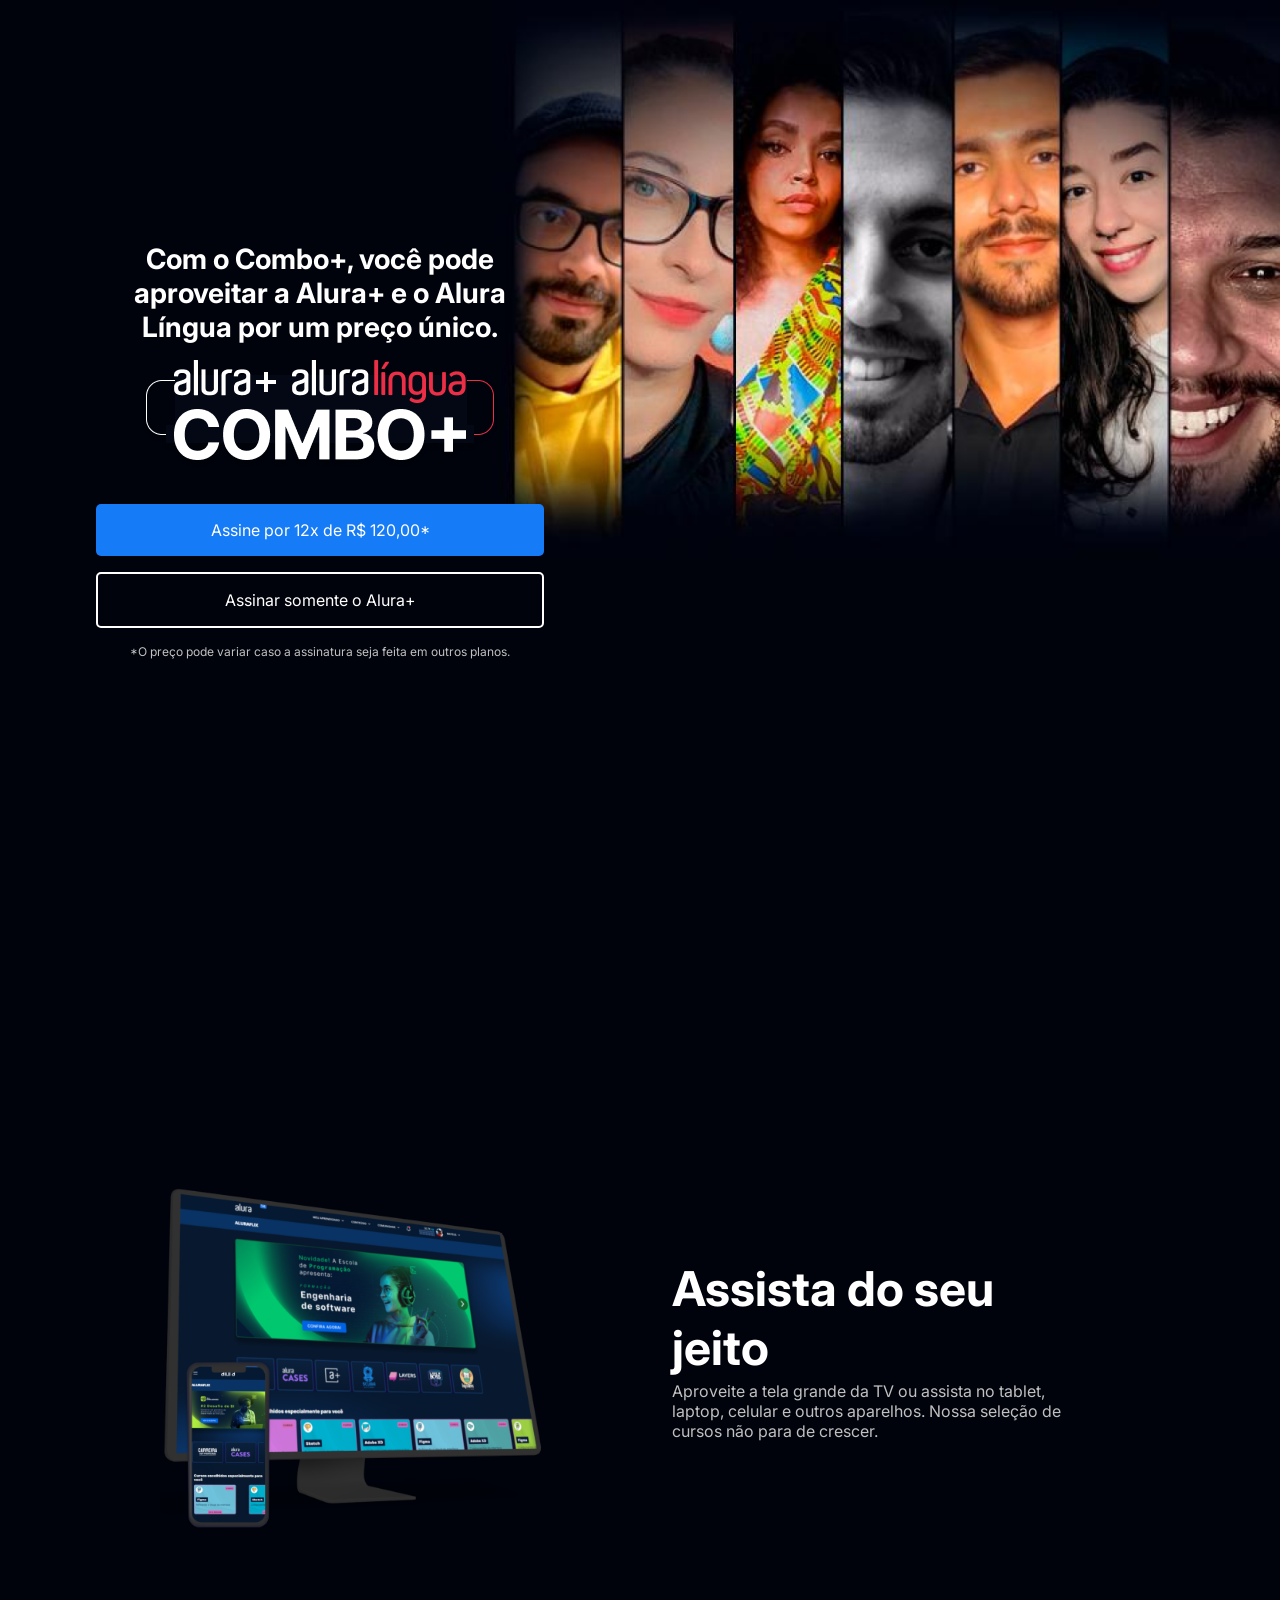
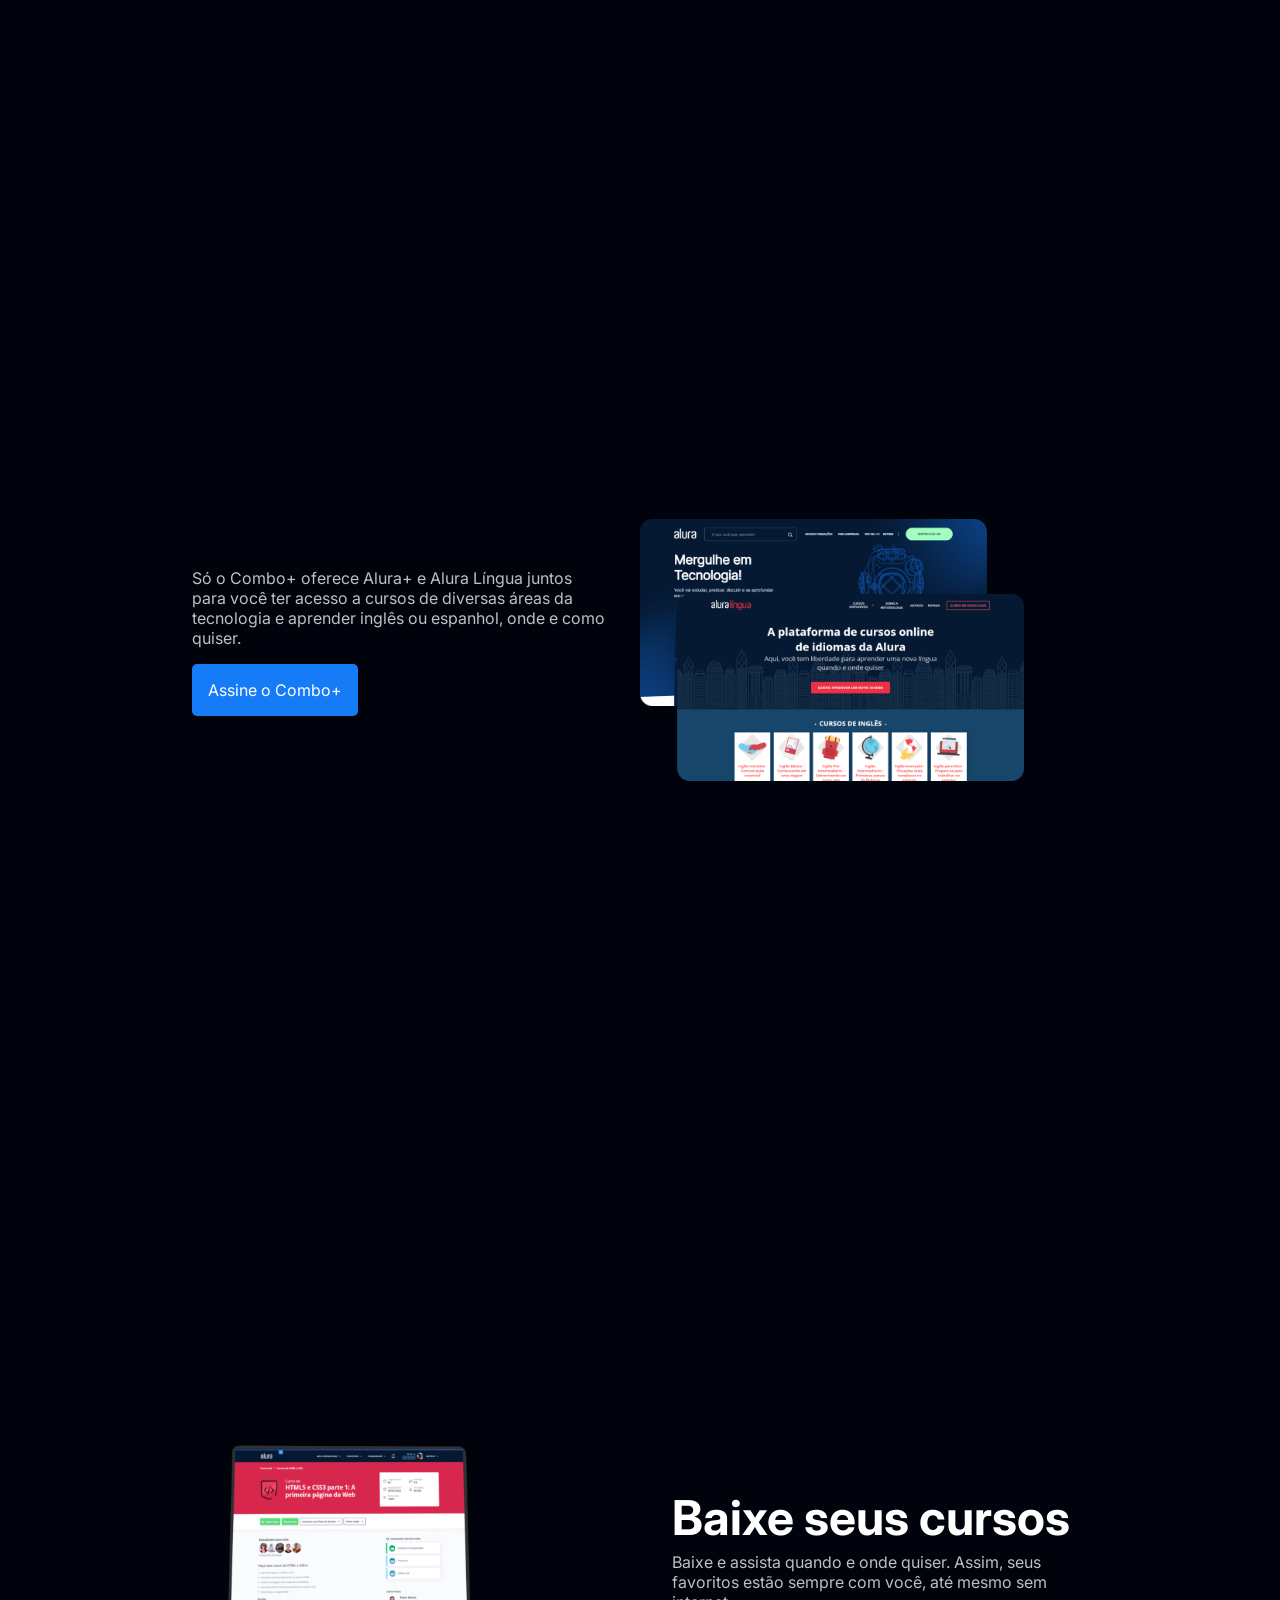
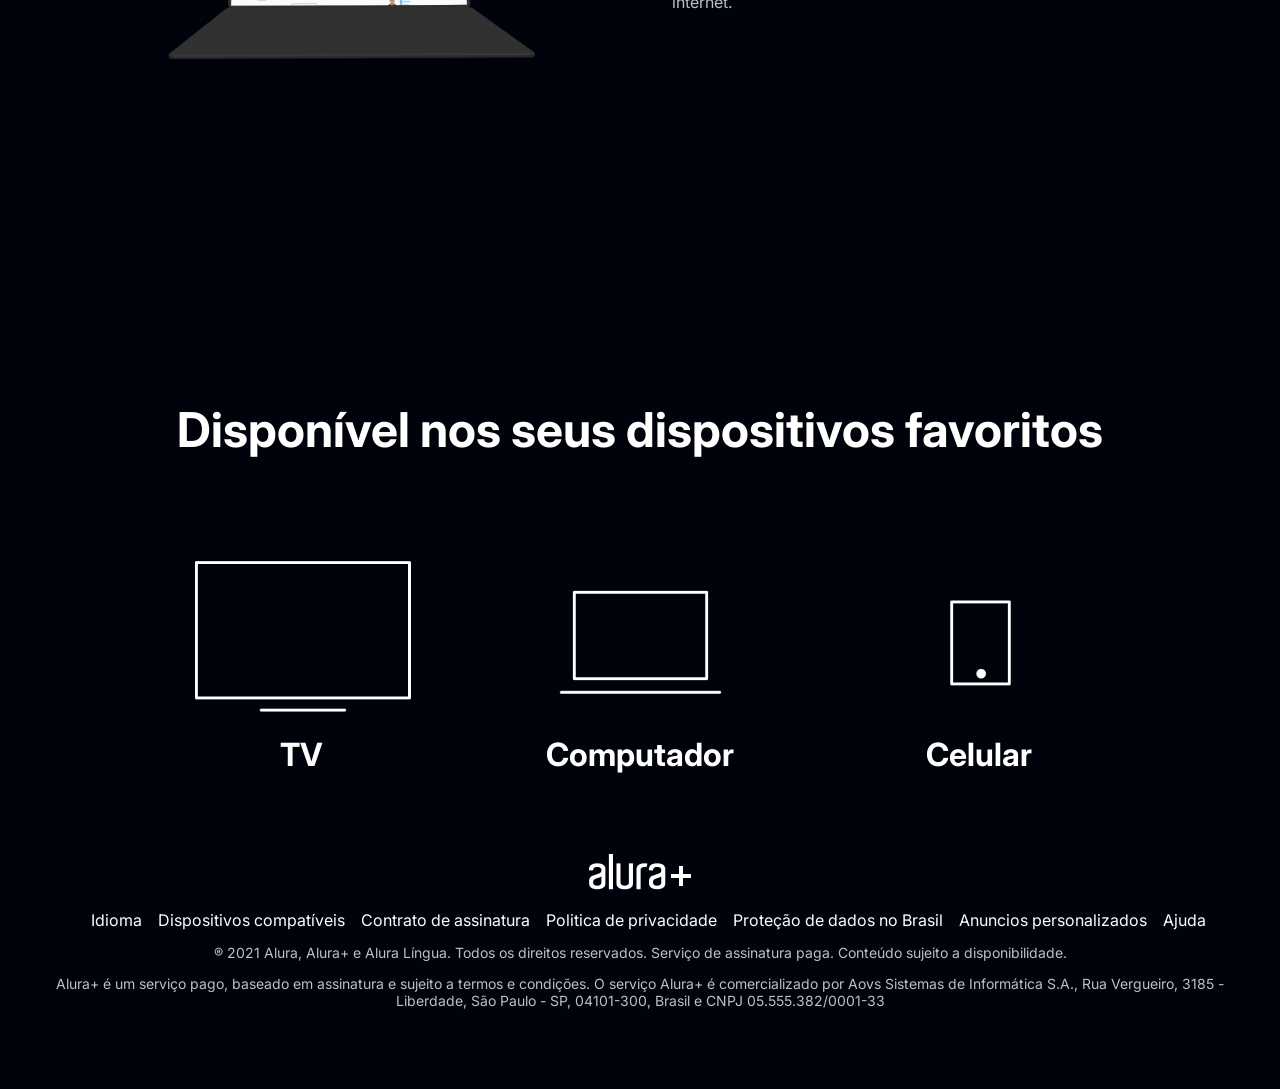
<file: HTML e CSS/aluraplus-aula04/index.html>
<!DOCTYPE html>
<html>
<head>
    <title>Alura Plus</title>
    <meta charset="UTF-8">
    <meta name="viewport" content="width=device-width, initial-scale=1">
    <link rel="stylesheet" href="styles.css">
    <link rel="preconnect" href="https://fonts.googleapis.com">
    <link rel="preconnect" href="https://fonts.gstatic.com" crossorigin>
    <link href="https://fonts.googleapis.com/css2?family=Inter:wght@400;700&display=swap" rel="stylesheet">
</head>

<body>
    <section class="principal container">
        <div class="container__caixa">
            <h1 class="container__titulo">Com o Combo+, você pode aproveitar a Alura+ e o Alura Língua por um preço
                único.</h1>
            <img src="img/Combo.png" alt="O combo+ é a junção do alura+ e o alura língua" class="container__imagem">
            <a href="www.alura.com.br" class="container__botao">Assine por 12x de R$ 120,00*</a>
            <a href="www.alura.com.br" class="container__botao botao_secundario">Assinar somente o Alura+</a>
            <p class="container__aviso">*O preço pode variar caso a assinatura seja feita em outros planos.</p>
        </div>
    </section>

    <section class="container secundario">
        <img src="img/Plataformas.png" alt="Um monitor e um celular com a alura plus aberta" class="secundario__imagem">
        <div class="container__descricao">
            <h2 class="descricao__titulo">Assista do seu jeito</h2>
            <p class="descricao__texto">Aproveite a tela grande da TV ou assista no tablet, laptop, celular e outros
                aparelhos. Nossa seleção de cursos não para de crescer.</p>
        </div>
    </section>

    <section class="container secundario">
        <div class="container__descricao">
            <p class="descricao__texto">
                Só o Combo+ oferece Alura+ e Alura Língua juntos para você ter acesso a cursos de diversas áreas da
                tecnologia e aprender inglês ou espanhol, onde e como quiser.
            </p>
            <a href="www.alura.com.br" class="container__botao secundario__botao" container>Assine o Combo+</a>
        </div>
        <img src="img/Telas.png" alt="Tela do alura+ e alura língua" class="secundario__imagem">
    </section>

    <section class="container secundario">
        <img src="img/Notebook.png" alt="Notebook com a página do curso HTML5 e CSS3 da Alura aberta"
            class="secundario__imagem">
        <div class="container__descricao">
            <h2 class="descricao__titulo">Baixe seus cursos</h2>
            <p class="descricao__texto">Baixe e assista quando e onde quiser. Assim, seus favoritos estão sempre com
                você, até mesmo sem internet.</p>
        </div>
    </section>

    <section class="dispositivos">
        <h2 class="dispositivos__titulo">Disponível nos seus dispositivos favoritos</h2>
        <ul class="dispositivos__lista">
            <li>
                <img src="img/tv.png" alt="Ícone de televisão">
                <h3 class="lista__item">TV</h3>
            </li>
            <li>
                <img src="img/computador.png" alt="Ícone de computador">
                <h3 class="lista__item">Computador</h3>
            </li>
            <li>
                <img src="img/celular.png" alt="Ícone de celular">
                <h3 class="lista__item">Celular</h3>
            </li>
        </ul>
    </section>

    <footer class="rodape">
        <img src="img/Logo.png" alt="Alura+" class="rodape__logo">
        <ul class="rodape__lista">
            <li class="lista__link">
                <a href="#">Idioma</a>
            </li>
            <li class="lista__link">
                <a href="#">Dispositivos compatíveis</a>
            </li>
            <li class="lista__link">
                <a href="#">Contrato de assinatura</a>
            </li>
            <li class="lista__link">
                <a href="#">Politica de privacidade</a>
            </li>
            <li class="lista__link">
                <a href="#">Proteção de dados no Brasil</a>
            </li>
            <li class="lista__link">
                <a href="#">Anuncios personalizados</a>
            </li>
            <li class="lista__link">
                <a href="#">Ajuda</a>
            </li>
        </ul>
        <p class="rodape__texto">® 2021 Alura, Alura+ e Alura Língua. Todos os direitos reservados. Serviço de
            assinatura paga. Conteúdo sujeito a disponibilidade.</p>
        <p class="rodape__texto">Alura+ é um serviço pago, baseado em assinatura e sujeito a termos e condições. O
            serviço Alura+ é comercializado por Aovs Sistemas de Informática S.A., Rua Vergueiro, 3185 - Liberdade, São
            Paulo - SP, 04101-300, Brasil e CNPJ 05.555.382/0001-33</p>
    </footer>

</body>

</html>
</file>
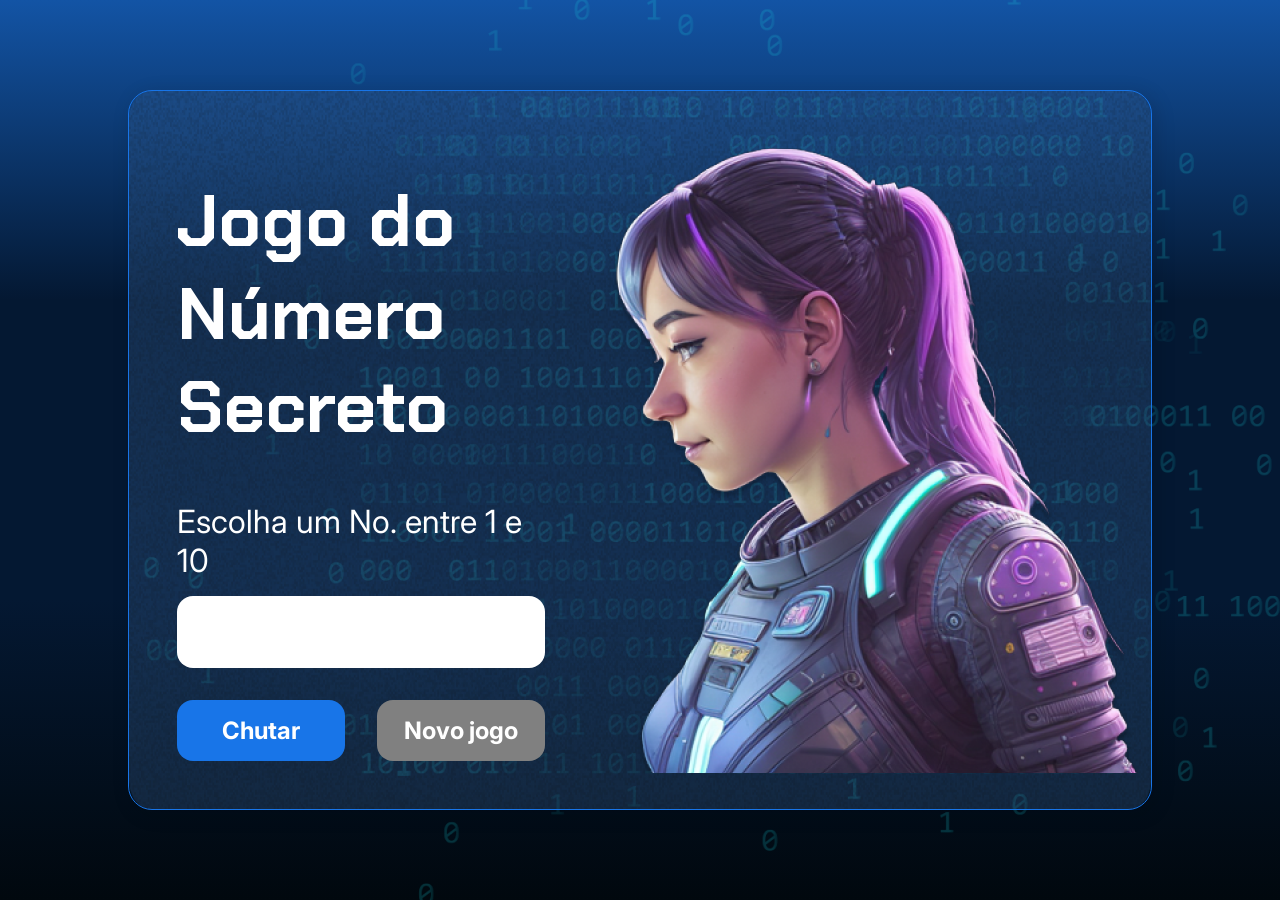
<file: Lógica de Programação/js-curso-2-aula_-/index.html>
<!DOCTYPE html>
<html lang="pt-br">

<head>
    <meta charset="UTF-8">
    <meta name="viewport" content="width=device-width, initial-scale=1.0">
    <script src="https://code.responsivevoice.org/responsivevoice.js"></script>
    <link rel="preconnect" href="https://fonts.googleapis.com">
    <link rel="preconnect" href="https://fonts.gstatic.com" crossorigin>
    <link href="https://fonts.googleapis.com/css2?family=Chakra+Petch:wght@700&family=Inter:wght@400;700&display=swap"
        rel="stylesheet">
    <link rel="stylesheet" href="style.css">
    <title>JS Game</title>
</head>

<body>

    <div class="container">
        <div class="container__conteudo">
            <div class="container__informacoes">
                <div class="container__texto">
                    <h1>Adivinhe o <span class="container__texto-azul">numero secreto</span></h1>
                    <p class="texto__paragrafo">Escolha um número entre 1 a 10</p>
                </div>
                <input type="number" min="1" max="10" class="container__input">
                <div class="chute container__botoes">
                    <button onclick="verificarChute()" class="container__botao">Chutar</button>
                    <button onclick="reiniciarJogo()" id="reiniciar" class="container__botao" disabled>Novo jogo</button>
                </div>
            </div>
            <img src="./img/ia.png" alt="Uma pessoa olhando para a esquerda" class="container__imagem-pessoa" />
        </div>
    </div>




    <script src="app.js" defer></script>
</body>

</html>
</file>
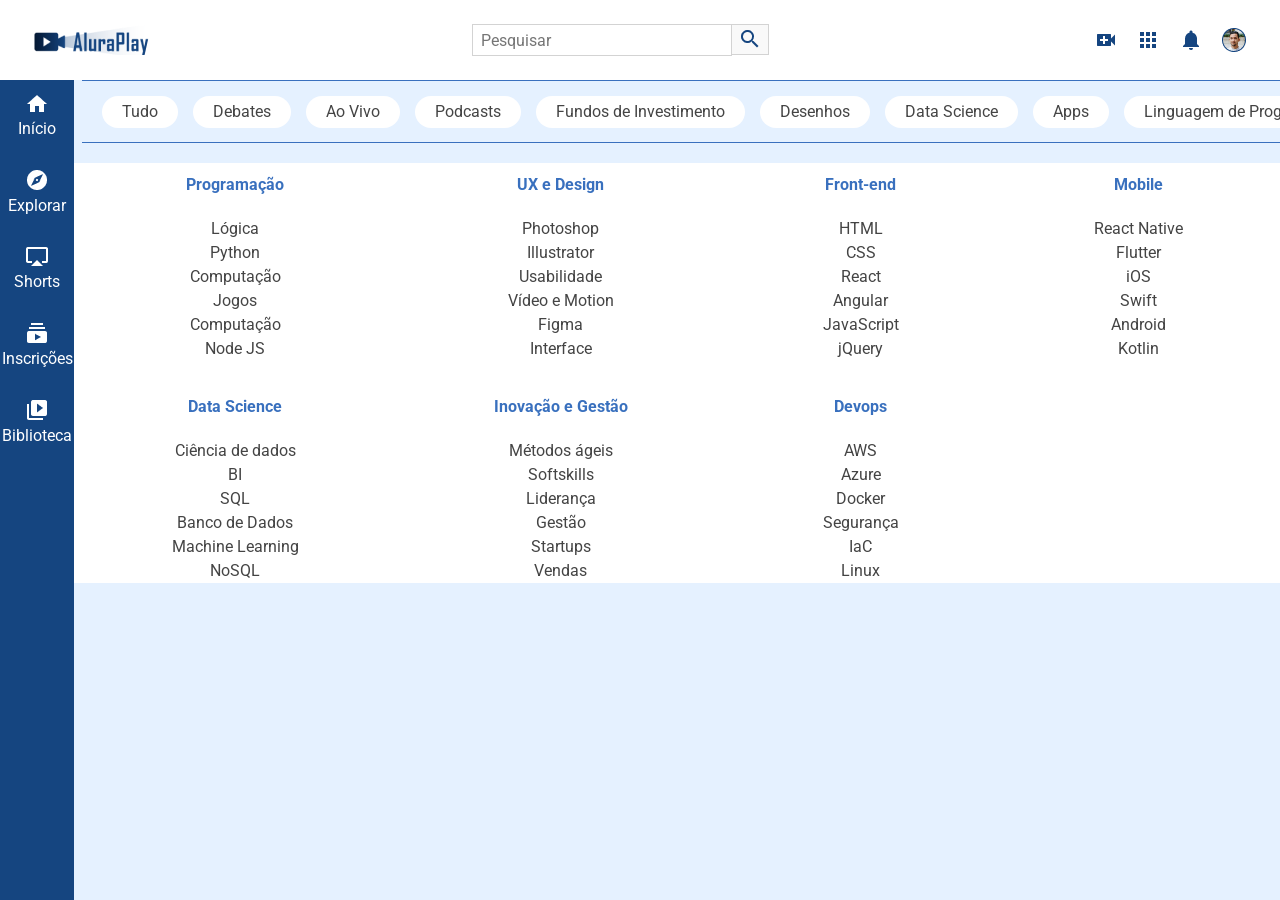
<file: HTML e CSS/Flexbok/aluraplay-aula_4/index.html>
<!DOCTYPE html>
<html lang="pt-br">

<head>
    <meta charset="UTF-8">
    <meta http-equiv="X-UA-Compatible" content="IE=edge">
    <meta name="viewport" content="width=device-width, initial-scale=1.0">
    <link href="https://fonts.googleapis.com/css2?family=Roboto:wght@400;700&display=swap" rel="stylesheet">
    <link rel="stylesheet" href="./css/reset.css">
    <link rel="stylesheet" href="./css/estilos.css">
    <link rel="stylesheet" href="./css/flexbox.css">
    <title>AluraPlay</title>
    <link rel="shortcut icon" href="./img/favicon.ico" type="image/x-icon">
</head>

<body>

    <!-- Cabecalho -->
    <header>

        <nav class="cabecalho__container">

            <h1 class="logo__item" href="#"></h1>

            <div class="cabecalho__pesquisar__item">
                <form action="">
                    <input type="search" placeholder="Pesquisar" id="pesquisar" class="pesquisar__input">
                    <label for="pesquisar" class="pesquisar__label"></label>
                </form>
                <a href="#" class="cabecalho__audio"></a>
            </div>

            <div class="cabecalho__icones__item">
                <a href="#" class="cabecalho__videos"></a>
                <a href="#" class="cabecalho__apps"></a>
                <a href="#" class="cabecalho__notificacoes"></a>
                <a href="#" class="cabecalho__avatar"></a>
            </div>

        </nav>

    </header>

    <!-- Menu lateral -->

    <aside class="menu__container">
        <ul class="menu__lista">
            <li>
                <a class="menu__itens" href="#">
                    <i class="icone__inicio icone-item"></i>
                    <span>Início</span></a>
            </li>

            <li>
                <a class="menu__itens" href="#">
                    <i class="icone__explorar icone-item"></i>
                    <span>Explorar</span></a>
            </li>

            <li>
                <a class="menu__itens" href="#">
                    <i class="icone__shorts icone-item"></i>
                    <span>Shorts</span></a>
            </li>

            <li>
                <a class="menu__itens" href="#">
                    <i class="icone__inscricoes icone-item"></i>
                    <span>Inscrições</span></a>
            </li>

            <li>
                <a class="menu__itens" href="#">
                    <i class="icone__biblioteca icone-item"></i>
                    <span>Biblioteca</span></a>
            </li>
        </ul>

        <ul class="menu__lista">
            <li>
                <a class="menu__itens" href="#">
                    <i class="icone__historico icone-item"></i>
                    <span>Histórico</span></a>
            </li>

            <li>
                <a class="menu__itens" href="#">
                    <i class="icone__relogio icone-item"></i>
                    <span>Assistir mais tarde</span></a>
            </li>

            <li>
                <a class="menu__itens" href="#">
                    <i class="icone__like icone-item"></i>
                    <span>Marcados com like</span></a>
            </li>
        </ul>

        <ul class="menu__lista">
            <li>
                <a class="menu__itens" href="#">
                    <i class="icone__mostrar icone-item"></i>
                    <span>Mostrar mais 2</span></a>
            </li>

            <li>
                <a class="menu__itens" href="#">
                    <i class="icone__deschamps icone-item"></i>
                    <span>Felipe Deschamps</span></a>
            </li>

            <li>
                <a class="menu__itens" href="#">
                    <i class="icone__nerd icone-item"></i>
                    <span>Jovem Nerd</span></a>
            </li>

            <li>
                <a class="menu__itens" href="#">
                    <i class="icone__souto icone-item"></i>
                    <span>Mario Souto</span></a>
            </li>

            <li>
                <a class="menu__itens" href="#">
                    <i class="icone__iamarino icone-item"></i>
                    <span>Atila Iamarino</span></a>
            </li>

            <li>
                <a class="menu__itens" href="#">
                    <i class="icone__ballerini icone-item"></i>
                    <span>Rafaella Ballerini</span></a>
            </li>

            <li>
                <a class="menu__itens" href="#">
                    <i class="icone__gaveta icone-item"></i>
                    <span>Gaveta</span></a>
            </li>

            <li>
                <a class="menu__itens" href="#">
                    <i class="icone__alura icone-item"></i>
                    <span>Alura</span></a>
            </li>

            <li>
                <a class="menu__itens inscricoes" href="#">INSCRIÇÕES</a>
            </li>
        </ul>

        <ul class="menu__lista">
            <li class="jogos">
                <a class="menu__itens" href="#">
                    <i class="icone__jogos icone-item"></i>
                    <span>Jogos</span></a>
            </li>

            <li class="filmes">
                <a class="menu__itens" href="#">
                    <i class="icone__filmes icone-item"></i>
                    <span>Filmes</span></a>
            </li>
            <li class="premium">
                <a class="menu__itens" href="#">
                    <i class="icone__videos icone-item"></i>
                    <span>Vídeo Premium</span></a>
            </li>

            <li class="menu__itens maispagina">
                <a href="#">MAIS DA PÁGINA</a>
            </li>
        </ul>
    </aside>

    <!-- Seção superior -->

    <section class="superior__secao__container">
        <a class="superior__item" href="#">Tudo</a>
        <a class="superior__item" href="#">Debates</a>
        <a class="superior__item" href="#">Ao Vivo</a>
        <a class="superior__item" href="#">Podcasts</a>
        <a class="superior__item" href="#">Fundos de Investimento</a>
        <a class="superior__item" href="#">Desenhos</a>
        <a class="superior__item" href="#">Data Science</a>
        <a class="superior__item" href="#">Apps</a>
        <a class="superior__item" href="#">Linguagem de Programação</a>
        <a class="superior__item" href="#">Ciência da Computação</a>
        <a class="superior__item" href="#">Marketing</a>
    </section>

    <!-- Vídeos -->

    <ul class="videos__container">
    </ul>

    <!-- <Seção rodapé> -->
    <footer class="rodape__container">
        <section>
            <h2 class="rodape__titulo">Programação</h2>
            <p class="rodape__texto">Lógica</p>
            <p>Python</p>
            <p>Computação</p>
            <p>Jogos</p>
            <p>Computação</p>
            <p>Node JS</p>
        </section>

        <section>
            <h2 class="rodape__titulo">Data Science</h2>
            <p class="rodape__texto">Ciência de dados</p>
            <p>BI</p>
            <p>SQL</p>
            <p>Banco de Dados</p>
            <p>Machine Learning</p>
            <p>NoSQL</p>
        </section>

        <section>
            <h2 class="rodape__titulo">UX e Design</h2>
            <p class="rodape__texto">Photoshop</p>
            <p>Illustrator</p>
            <p>Usabilidade</p>
            <p>Vídeo e Motion</p>
            <p>Figma</p>
            <p>Interface</p>
        </section>

        <section>
            <h2 class="rodape__titulo">Inovação e Gestão</h2>
            <p class="rodape__texto">Métodos ágeis</p>
            <p>Softskills</p>
            <p>Liderança</p>
            <p>Gestão</p>
            <p>Startups</p>
            <p>Vendas</p>
        </section>

        <section>
            <h2 class="rodape__titulo">Front-end</h2>
            <p class="rodape__texto">HTML</p>
            <p>CSS</p>
            <p>React</p>
            <p>Angular</p>
            <p>JavaScript</p>
            <p>jQuery</p>
        </section>

        <section>
            <h2 class="rodape__titulo">Devops</h2>
            <p class="rodape__texto">AWS</p>
            <p>Azure</p>
            <p>Docker</p>
            <p>Segurança</p>
            <p>IaC</p>
            <p>Linux</p>
        </section>

        <section>
            <h2 class="rodape__titulo">Mobile</h2>
            <p class="rodape__texto">React Native</p>
            <p>Flutter</p>
            <p>iOS</p>
            <p>Swift</p>
            <p>Android</p>
            <p>Kotlin</p>
        </section>
    </footer>

</body>

</html>
</file>
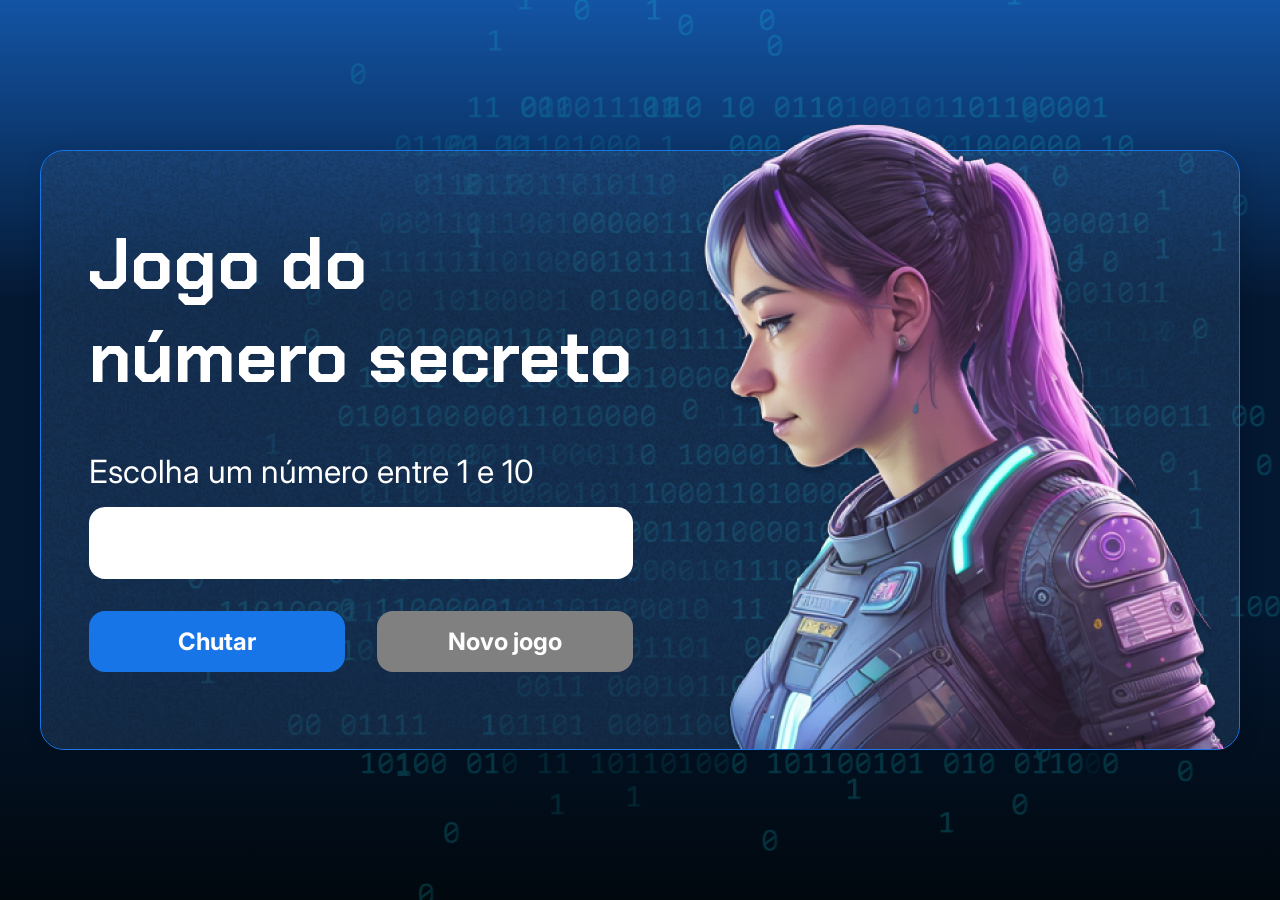
<file: Lógica de Programação/js-curso-2-aula_2/js-curso-2-aula_2/index.html>
<!DOCTYPE html>
<html lang="pt-br">

<head>
    <meta charset="UTF-8">
    <meta name="viewport" content="width=device-width, initial-scale=1.0">
    <script src="https://code.responsivevoice.org/responsivevoice.js"></script>
    <link rel="preconnect" href="https://fonts.googleapis.com">
    <link rel="preconnect" href="https://fonts.gstatic.com" crossorigin>
    <link href="https://fonts.googleapis.com/css2?family=Chakra+Petch:wght@700&family=Inter:wght@400;700&display=swap"
        rel="stylesheet">
    <link rel="stylesheet" href="style.css">
    <title>JS Game</title>
</head>

<body>

    <div class="container">
        <div class="container__conteudo">
            <div class="container__informacoes">
                <div class="container__texto">
                    <h1>Adivinhe o <span class="container__texto-azul">numero secreto</span></h1>
                    <p class="texto__paragrafo">Escolha um número entre 1 a 10</p>
                </div>
                <input type="number" min="1" max="10" class="container__input">
                <div class="chute container__botoes">
                    <button onclick="verificarChute()" class="container__botao">Chutar</button>
                    <button onclick="" id="reiniciar" class="container__botao" disabled>Novo jogo</button>
                </div>
            </div>
            <img src="./img/ia.png" alt="Uma pessoa olhando para a esquerda" class="container__imagem-pessoa" />
        </div>
    </div>




    <script src="app.js" defer></script>
</body>

</html>
</file>
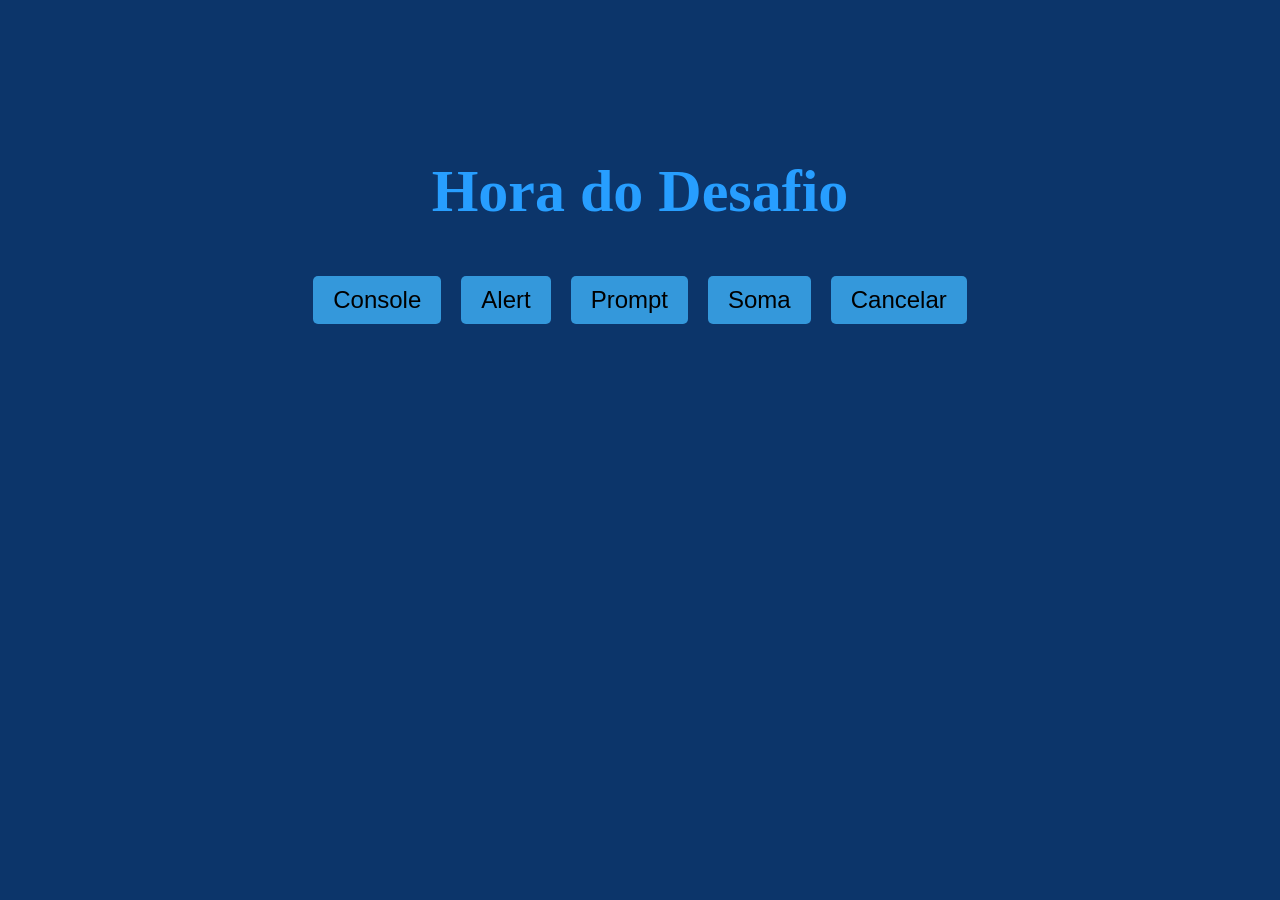
<file: Lógica de Programação/js-curso-2-desafio_1/js-curso-2-desafio_1/index.html>
<!DOCTYPE html>
<html lang="en">
<head>
    <meta charset="UTF-8">
    <meta name="viewport" content="width=device-width, initial-scale=1.0">
    <link rel="stylesheet" href="style.css">
    <title>Document</title>
</head>
<body>
    <header>
        <h1></h1>
    </header>
    <main class="container">
        <button onclick="cliqueConsole()" class="button">Console</button>
        <button onclick="clickalert()" class="button">Alert</button>
        <button onclick="clickPrompt()" class="button">Prompt</button>
        <button onclick="somarDoisNumeros()" class="button">Soma</button>
        <button onclick="cancelar()" class="button">Cancelar</button>
    </main>

      <script src="app.js"></script>
</body>
</html>
</file>
<file: HTML e CSS/aluraplus-aula04/styles.css>
:root {
    --branco-principal: #FFFFFF;
    --cinza-secundario: #C0C0C0;
    --botao-azul: #167BF7;
    --cor-de-fundo: #00030C;
    --fonte-principal: 'Inter';
    --botao-azul-efeito: #3c92fa;
}

body {
    background-color: var(--cor-de-fundo);
    color: var(--branco-principal);
    font-family: var(--fonte-principal);
    font-size: 16px;
    font-weight: 400;
}

* {
    margin: 0;
    padding: 0;
}

.principal {
    background-image: url("img/Background.png");
    background-repeat: no-repeat;
    background-size: contain;
    align-items: center;
    text-align: center;
}

.container {
    height: 100vh;
    display: grid;
    grid-template-columns: 50% 50%;
}

.container__botao {
    background-color: var(--botao-azul);
    border-radius: 5px;
    padding: 1em;
    color: var(--branco-principal);
    display: block;
    text-decoration: none;
    margin-bottom: 1em;
}

.botao_secundario {
    background-color: transparent;
    border: 2px solid var(--branco-principal)
}

.container__aviso {
    font-size: 12px;
    color: var(--cinza-secundario);
}

.container__titulo {
    font-size: 28px;
    font-weight: 700;
}

.container__imagem {
    margin: 1em 0 2em 0;
}

.container__caixa {
    margin: 0 6em;
}

.secundario__imagem {
    width: 80%;
}

.secundario {
    align-items: center;
    margin: 0 10em;
}

.descricao__titulo {
    font-weight: 700;
    font-size: 48px;
    color: var(--branco-principal);
    margin-bottom: 0.1em;
}

.descricao__texto {
    color: var(--cinza-secundario);
}

.secundario__botao {
    display: inline-block;
    margin-top: 1em;
}

.container__descricao {
    padding: 2em;
}

.dispositivos__lista {
    display: flex;
    justify-content: center;
    list-style-type: none;
    margin: 5em 0;
}

.dispositivos {
    text-align: center;
}

.dispositivos__titulo {
    font-size: 48px;
    color: var(--branco-principal);
}

.lista__item {
    font-size: 32px;
    color: var(--branco-principal);
}

.rodape {
    text-align: center;
    margin: 5em 3em;
}

.rodape__lista {
    display: flex;
    justify-content: center;
    list-style-type: none;
    margin-top: 1em;
}

.lista__link a{
    text-decoration: none;
    color: var(--branco-principal);
    margin-left: 1em;
}

.rodape__texto {
    margin: 1em 0;
    color: var(--cinza-secundario);
    font-size: 14px;
}

.lista__link a:hover {
    color: var(--botao-azul);
}

.lista__link a:active {
    color: purple;
}

.container__botao:hover {
    background-color: var(--botao-azul-efeito);
    color: var(--cor-de-fundo);
}
</file>
<file: Lógica de Programação/js-curso-2-aula_-/style.css>
* {
    box-sizing: border-box;
    margin: 0;
    padding: 0;
    color: white;
}

body {
    background: linear-gradient(#1354A5 0%, #041832 33.33%, #041832 66.67%, #01080E 100%);
    height: 100vh;
    display: flex;
    align-items: center;
    justify-content: center;
}


body::before {
    background-image: url("img/code.png");
    background-repeat: no-repeat;
    background-position: right;
    content: "";
    display: block;
    position: absolute;
    width: 100%;
    height: 100%;
    opacity: 0.4;
}

.container {
    width: 80%;
    height: 80%;
    display: flex;
    align-items: center;
    justify-content: space-between;
    border-radius: 24px;
    border: 1px solid #1875E8;
    box-shadow: 4px 4px 20px 0px rgba(1, 8, 14, 0.15);
    background-image: url("img/Ruido.png");
    background-size: 100% 100%;
    position: relative;
}


.container__conteudo {
    display: flex;
    align-items: center;
    position: absolute;
    bottom: 0;
}

.container__informacoes {
    flex: 1;
    padding: 3rem;
}

.container__botao {
    border-radius: 16px;
    background: #1875E8;
    padding: 16px 24px;
    width: 100%;
    font-size: 24px;
    font-weight: 700;
    border: none;
    margin-top: 2rem;
}

.container__texto {
    margin: 16px 0 16px 0;
}

.container__texto-azul {
    color: #1875E8;
}

.container__input {
    width: 100%;
    height: 72px;
    border-radius: 16px;
    background-color: #FFF;
    border: none;
    color: #1875E8;
    padding: 2rem;
    font-size: 24px;
    font-weight: 700;
    font-family: 'Inter', sans-serif;
}

.container__botoes {
    display: flex;
    gap: 2em;
}

h1 {
    font-family: 'Chakra Petch', sans-serif;
    font-size: 72px;
    padding-bottom: 3rem;
}

p,
button {
    font-family: 'Inter', sans-serif;
}

.texto__paragrafo {
    font-size: 32px;
    font-weight: 400;
}

button:disabled {
    background-color: gray;
}

@media screen and (max-width: 1250px) {

    h1 {
        font-size: 50px;
    }

    .container__botao {
        font-size: 16px;
    }


    .texto__paragrafo {
        font-size: 24px;
    }

    .container__imagem-pessoa {
        display: none;
    }

    .container__conteudo {
        display: block;
        position: inherit;
    }

    .container__informacoes {
        padding: 1rem
    }
}
</file>
<file: HTML e CSS/Flexbok/aluraplay-aula_4/css/estilos.css>
*,
*::before,
*::after {
    --azul-escuro: #154580;
    --azul-medio: #3970BE;
    --azul-claro: #E5F1FF;
    --cinza-texto: #444444;
    --cinza-claro: #ECECEC;
    box-sizing: border-box;
}

body {
    font-family: Roboto, Arial, Helvetica, sans-serif;
    background-color: var(--azul-claro);
    position: relative;
    width: 100%;
    height: 100vh;
    overflow: auto;
    font-size: 14px;
    color: white;
    box-sizing: border-box;
    text-align: center;
}

/* CABEÇALHO */

.cabecalho__container {
    background-color: white;
    height: 80px;
    width: 100%;
    padding: 0 25px;
}

.logo__item {
    background-image: url(../img/cabecalho/Logo.png);
    background-repeat: no-repeat;
    padding: 15px 65px;
    cursor: pointer;
}

.pesquisar__input {
    width: 260px;
    height: 32px;
    border: 1px solid rgb(211, 211, 211);
    font-size: 16px;
    padding: 3px 8px;
    border: 1px solid rgb(211, 211, 211);
}

.pesquisar__label {
    background-image: url(../img/cabecalho/search.png);
    background-repeat: no-repeat;
    background-position: center;
    border: 1px solid rgb(211, 211, 211);
    background-color: #F9F9F9;
    border-left: none;
    padding: 8px 18px 5px;
    cursor: pointer;
}

.cabecalho__audio {
    background-image: url(../img/cabecalho/mic.png);
    padding: 20px;
    display: none;
}

.cabecalho__videos {
    background-image: url(../img/cabecalho/video_call.png);
    background-repeat: no-repeat;
    background-position: center;
    padding: 20px;
}

.cabecalho__apps {
    background-image: url(../img/cabecalho/apps.png);
    background-repeat: no-repeat;
    background-position: center;
    padding: 13px 30px 13px 13px;
}

.cabecalho__notificacoes {
    background-image: url(../img/cabecalho/notifications.png);
    background-repeat: no-repeat;
    background-position: center;
    padding: 13px 30px 13px 13px;
}

.cabecalho__avatar {
    background-image: url(../img/cabecalho/Avatar.png);
    background-repeat: no-repeat;
    background-position: center;
    padding: 13px 30px 13px 13px;
}

/* MENU LATERAL */

.menu__container {
    background-color: var(--azul-escuro);
    font-size: 14px;
}

.menu__itens:hover {
    background-color: var(--azul-medio);
    transition: .5s;
}

.icone__inicio::before {
    content: url(../img/menu/home.png);
}

.icone__explorar::before {
    content: url(../img/menu/explore.png);
}

.icone__shorts::before {
    content: url(../img/menu/shorts.png);
}

.icone__inscricoes::before {
    content: url(../img/menu/subscriptions.png);
}

.icone__biblioteca::before {
    content: url(../img/menu/video_library.png);
}

.icone__historico::before {
    content: url(../img/menu/history.png);
}

.icone__relogio::before {
    content: url(../img/menu/history_toggle_off.png);
}

.icone__like::before {
    content: url(../img/menu/thumb_up_alt.png);
}

.icone__alura::before {
    content: url(../img/menu/Avatar_Alura.png);
}

.icone__gaveta::before {
    content: url(../img/menu/Avatar_Gaveta.png);
}

.icone__ballerini::before {
    content: url(../img/menu/Avatar_Rafa.png);
}

.icone__iamarino::before {
    content: url(../img/menu/Avatar_Atila.png);
}

.icone__souto::before {
    content: url(../img/menu/Avatar_Souto.png);
}

.icone__nerd::before {
    content: url(../img/menu/Avatar_Jovem_Nerd.png);
}

.icone__deschamps::before {
    content: url(../img/menu/Avatar_Deschamps.png);
}

.icone__mostrar::before {
    content: url(../img/menu/keyboard_arrow_down.png);
}

.icone__videos::before {
    content: url(../img/menu/videos.png);
}

.icone__filmes::before {
    content: url(../img/menu/filmes.png);
}

.icone__jogos::before {
    content: url(../img/menu/jogos.png);
}

/* SECAO SUPERIOR */

.superior__secao__container {
    height: 63px;
    color: white;
    font-size: 16px;
    background-color: var(--azul-claro);
    padding: 0 20px;
    position: fixed;
    top: 80px;
    right: 0;
    left: 0;
}

.superior__item {
    color: var(--cinza-texto);
    font-size: 16px;
    background-color: white;
    border-radius: 20px;
    padding: 8px 20px;
    cursor: pointer;
}

.superior__item:hover {
    color: white;
    background-color: var(--azul-escuro);
    transition: .5s;
}

/* SEÇÃO VÍDEOS */

.videos__container {
    color: black;
    padding: 153px 20px 10px 20px;
}

.videos__item:hover {
    transform: scale(1.3);
    background-color: var(--azul-claro);
    z-index: 2;
    transition: .5s;
}

.descricao-video h3 {
    font-weight: 700;
    color: #444444;
}

.descricao-video p {
    font-size: 14px;
    color: #444444;
}

/* RODAPÉ */

.rodape__container {
    width: 100%;
    height: 875px;
    color: var(--cinza-texto);
    line-height: 1.5;
    font-size: 16px;
    background-color: white;
}

.rodape__titulo {
    color: var(--azul-medio);
    font-weight: bold;
    padding: 10px 0 20px 0;
}

@media(min-width: 834px) {

    body {
        height: 100vh;
    }

    /* ESTILOS DO MENU LATERAL */

    .menu__container {
        font-size: 16px;
    }

    .menu__lista {
        padding-top: 15px;
    }

    .menu__lista li {
        width: 100%;
    }

    /* ESTILOS DA SECAO SUPERIOR */

    .superior__secao__container {
        border-top: var(--azul-medio) 1px solid;
        border-bottom: var(--azul-medio) 1px solid;
        width: auto;
        left: 82px;
    }

    /*ESTILOS SEÇÃO VÍDEOS */

    .videos__container {
        padding-left: 90px;
        padding-right: 17px;
    }

    .videos__item:hover {
        transform: scale(1.3);
    }

    /* ESTILOS RODAPÉ */

    .rodape__container {
        height: 420px;
        padding-left: 74px;
    }

}

@media(min-width: 1440px) {

    /* SEÇÃO SUPERIOR */

    .superior__secao__container {
        left: 247px;
    }

    /* ESTILOS DO MENU LATERAL */

    .menu__lista {
        border-bottom: 1.5px solid var(--azul-medio);
    }

    /* ESTILOS VIDEOS */

    .videos__container {
        padding-right: 10px;
        padding-left: 248px;
    }

    /* ESTILOS RODAPÉ */

    .rodape__container {
        padding-left: 240px;
        height: 225px;
    }

}
</file>
<file: HTML e CSS/Flexbok/aluraplay-aula_4/css/flexbox.css>
/* CABEÇALHO */

.cabecalho__container {
    display: flex;
    justify-content: space-between;
    align-items: center;
    position: fixed;
    top: 0;
}

.cabecalho__pesquisar__item {
    display: none;
}

/* MENU */

.menu__container {
    position: fixed;
    bottom: 0%;
    height: 74px;
    width: 100%;
}

.menu__lista {
    display: flex;
    justify-content: space-around;
    height: 100%;
}

.menu__lista li {
    align-self: center;
}

.menu__itens {
    display: flex;
    flex-direction: column;
    gap: 5px;
}

.menu__lista:nth-child(2),
.menu__lista:nth-child(3),
.menu__lista:nth-child(4) {
    display: none;
}

/* SEÇÃO SUPERIOR */

.superior__secao__container {
    display: flex;
    align-items: center;
    white-space: nowrap;
    overflow: scroll;
    gap: 15px;
}

/* RODAPÉ */

.rodape__container {
    display: flex;
    /* flex-direction: column;
    flex-wrap: wrap; */
    flex-flow: column wrap;
}

@media (min-width: 834px) {

    /* CABEÇALHO */

    .cabecalho__pesquisar__item {
        display: block;
    }

    /* MENU LATERAL ADICIONADO NA ATIVIDADE EXTRA */

    .menu__container {
        left: 0;
        height: auto;
        width: 74px;
        top: 80px;
    }

    .menu__lista {
        flex-direction: column;
        justify-content: flex-start;
        padding-top: 15px;
        gap: 33px;
    }

    /* RODAPÉ */

    .rodape__container {
        justify-content: space-between;
    }

}

    @media(min-width: 1440px) {

        /* MENU LATERAL */ 

        .menu__container {
            width: 239px;
            overflow: scroll;
        }

        .menu__lista:nth-child(2),
        .menu__lista:nth-child(3),
        .menu__lista:nth-child(4) {
            display: flex;
        }

        .menu__lista {
            height: auto;
            padding: 20px 17px 20px 15px;
            gap: 15px;
        }

        .menu__itens {
            flex-direction: row;
            gap: 15px;
            align-items: center;
        }

        .menu__lista:nth-child(3) {
            flex-direction: column-reverse;
        }

        .jogos {
            order: 3;
        }

        .filmes {
            order: 2;
        }

        .premium {
            order: 1;
        }

        .maispagina {
            order: 4;
        }

    }
</file>
<file: Lógica de Programação/js-curso-2-aula_2/js-curso-2-aula_2/style.css>
* {
    box-sizing: border-box;
    margin: 0;
    padding: 0;
    color: white;
}

body {
    background: linear-gradient(#1354A5 0%, #041832 33.33%, #041832 66.67%, #01080E 100%);
    height: 100vh;
    display: flex;
    align-items: center;
    justify-content: center;
}


body::before {
    background-image: url("img/code.png");
    background-repeat: no-repeat;
    background-position: right;
    content: "";
    display: block;
    position: absolute;
    width: 100%;
    height: 100%;
    opacity: 0.4;
}

.container {
    width: 1200px;
    height: 600px;
    display: flex;
    align-items: center;
    justify-content: space-between;
    border-radius: 24px;
    border: 1px solid #1875E8;
    box-shadow: 4px 4px 20px 0px rgba(1, 8, 14, 0.15);
    background-image: url("img/Ruido.png");
    background-size: 100% 100%;
    position: relative;
}


.container__conteudo {
    display: flex;
    align-items: center;
    position: absolute;
    bottom: 0;
}

.container__informacoes {
    flex: 1;
    padding: 3rem;
}

.container__botao {
    border-radius: 16px;
    background: #1875E8;
    padding: 16px 24px;
    width: 100%;
    font-size: 24px;
    font-weight: 700;
    border: none;
    margin-top: 2rem;
}

button:disabled {
    background-color: gray;
}

.container__texto {
    margin: 16px 0 16px 0;
}

.container__texto-azul {
    color: #1875E8;
}

.container__input {
    width: 100%;
    height: 72px;
    border-radius: 16px;
    background-color: #FFF;
    border: none;
    color: #1875E8;
    padding: 2rem;
    font-size: 24px;
    font-weight: 700;
    font-family: 'Inter', sans-serif;
}

.container__botoes {
    display: flex;
    gap: 2em;
}

h1 {
    font-family: 'Chakra Petch', sans-serif;
    font-size: 72px;
    padding-bottom: 3rem;
}

p,
button {
    font-family: 'Inter', sans-serif;
}

.texto__paragrafo {
    font-size: 32px;
    font-weight: 400;
}
</file>
<file: Lógica de Programação/js-curso-2-desafio_1/js-curso-2-desafio_1/style.css>
header {
  text-align: center;
  font-size: 30px;
  color: #279EFF;
}

main, html {
  margin: 0;
  padding: 0;
  height: 50%;
  display: flex;
  justify-content: center;
  align-items: center;
  background-color: #0C356A;
}

.container {
  text-align: center;
  color: #279EFF;
}

.button {
  padding: 10px 20px;
  margin: 10px;
  font-size: 24px;
  border: none;
  background-color: #3498db;
  cursor: pointer;
  border-radius: 5px;
}

.button:hover {
  background-color: #2980b9;
}
</file>
